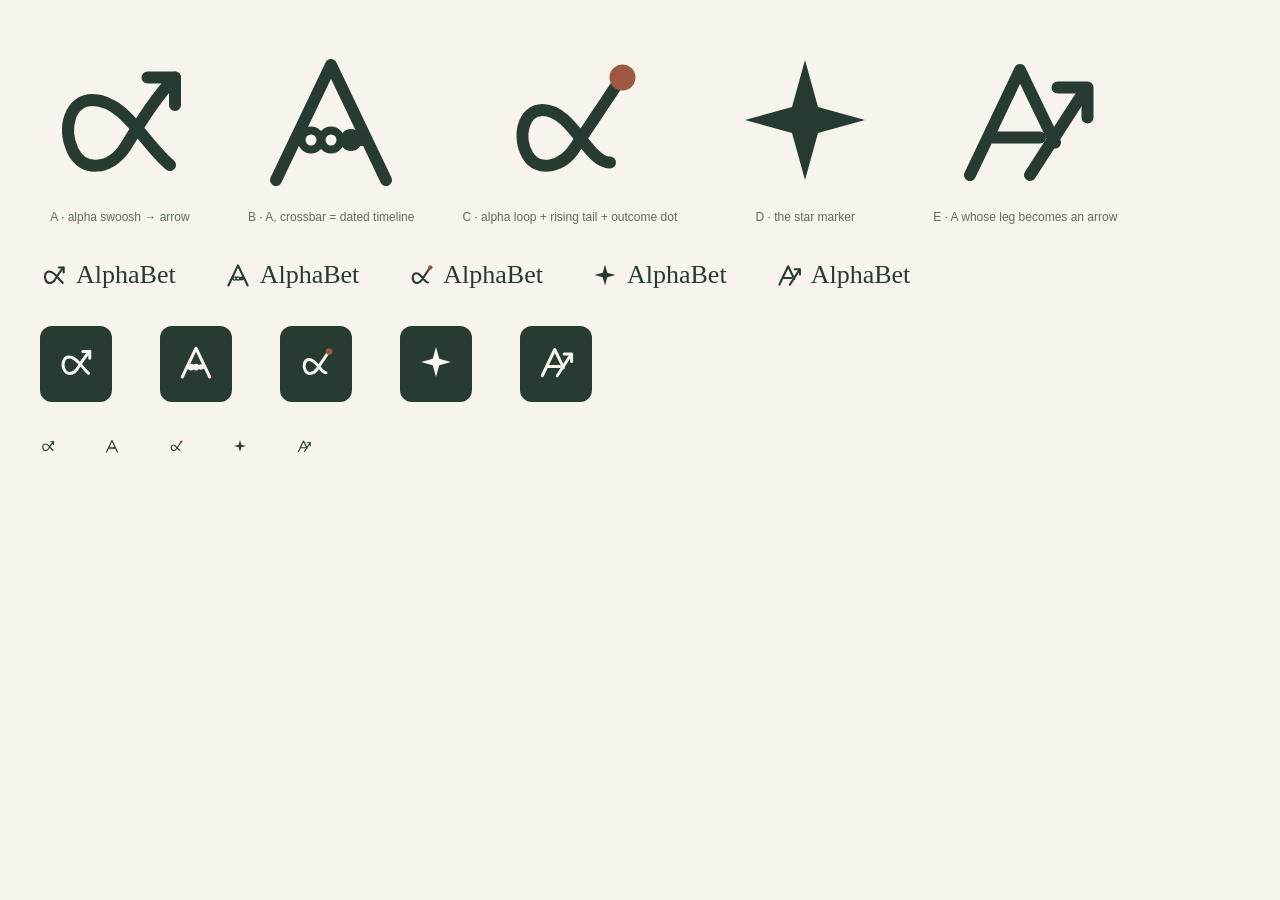
<file: assets/logo/sheet.html>
<!doctype html><html><head><meta charset="utf-8"><style>
body{margin:0;background:#f6f4ed;font-family:"Helvetica Neue",Arial,sans-serif;color:#273b31;padding:40px}
.row{display:flex;gap:48px;align-items:flex-end;margin-bottom:36px}
.cell{display:flex;flex-direction:column;align-items:center;gap:10px}
.lbl{font-size:12px;color:#616b5d}
.dark{background:#273b31;padding:16px;border-radius:12px}
.word{display:flex;align-items:center;gap:8px;font-family:"Iowan Old Style",Palatino,serif;font-size:26px}
</style></head><body>
<!-- A: alpha swoosh with arrow -->
<svg width="0" height="0" style="position:absolute"><defs>
<symbol id="A" viewBox="0 0 32 32"><path d="M26 25 C21 21 17 12 10.5 12 C6 12 4.5 17.5 6.5 22 C8.5 26.5 14 26 17 21.5 C19.5 17.5 23 11.5 27 7.5" fill="none" stroke="currentColor" stroke-width="2.4" stroke-linecap="round" stroke-linejoin="round"/><path d="M21.5 7.5 H27 V13" fill="none" stroke="currentColor" stroke-width="2.4" stroke-linecap="round" stroke-linejoin="round"/></symbol>
<!-- B: A whose crossbar is a timeline with three date dots and a star apex -->
<symbol id="B" viewBox="0 0 32 32"><path d="M5 28 L16 5 L27 28" fill="none" stroke="currentColor" stroke-width="2.4" stroke-linecap="round" stroke-linejoin="round"/><path d="M9.5 20 H22.5" fill="none" stroke="currentColor" stroke-width="2.4" stroke-linecap="round"/><circle cx="12" cy="20" r="1.9" fill="#f6f4ed" stroke="currentColor" stroke-width="1.6"/><circle cx="16" cy="20" r="1.9" fill="#f6f4ed" stroke="currentColor" stroke-width="1.6"/><circle cx="20" cy="20" r="2.2" fill="currentColor"/></symbol>
<!-- C: alpha as a loop with a straight rising tail and a terracotta dot (the outcome) -->
<symbol id="C" viewBox="0 0 32 32"><path d="M24 24.5 C19.5 24.5 16.5 14 10.5 14 C6.5 14 5.5 19.5 7.5 23 C9.5 26.5 14.5 25.5 17 21.5 L26 8" fill="none" stroke="currentColor" stroke-width="2.4" stroke-linecap="round" stroke-linejoin="round"/><circle cx="26.5" cy="7.5" r="2.6" fill="#9d593f"/></symbol>
<!-- D: four-point star over a baseline (the AlphaBet marker) -->
<symbol id="D" viewBox="0 0 32 32"><path d="M16 4 L18.6 13.4 L28 16 L18.6 18.6 L16 28 L13.4 18.6 L4 16 L13.4 13.4 Z" fill="currentColor"/></symbol>
<!-- E: A with the right leg continuing up into an arrow -->
<symbol id="E" viewBox="0 0 32 32"><path d="M5 27 L15 6 L22 20.5" fill="none" stroke="currentColor" stroke-width="2.4" stroke-linecap="round" stroke-linejoin="round"/><path d="M9 19.5 H19" fill="none" stroke="currentColor" stroke-width="2.4" stroke-linecap="round"/><path d="M17 27 L28 10" fill="none" stroke="currentColor" stroke-width="2.4" stroke-linecap="round"/><path d="M22.5 9.5 H28.5 V15.5" fill="none" stroke="currentColor" stroke-width="2.4" stroke-linecap="round" stroke-linejoin="round"/></symbol>
</defs></svg>
<div class="row">
 <div class="cell"><svg width="160" height="160"><use href="#A"/></svg><span class="lbl">A · alpha swoosh → arrow</span></div>
 <div class="cell"><svg width="160" height="160"><use href="#B"/></svg><span class="lbl">B · A, crossbar = dated timeline</span></div>
 <div class="cell"><svg width="160" height="160"><use href="#C"/></svg><span class="lbl">C · alpha loop + rising tail + outcome dot</span></div>
 <div class="cell"><svg width="160" height="160"><use href="#D"/></svg><span class="lbl">D · the star marker</span></div>
 <div class="cell"><svg width="160" height="160"><use href="#E"/></svg><span class="lbl">E · A whose leg becomes an arrow</span></div>
</div>
<div class="row">
 <div class="word"><svg width="28" height="28"><use href="#A"/></svg>AlphaBet</div>
 <div class="word"><svg width="28" height="28"><use href="#B"/></svg>AlphaBet</div>
 <div class="word"><svg width="28" height="28"><use href="#C"/></svg>AlphaBet</div>
 <div class="word"><svg width="28" height="28"><use href="#D"/></svg>AlphaBet</div>
 <div class="word"><svg width="28" height="28"><use href="#E"/></svg>AlphaBet</div>
</div>
<div class="row">
 <div class="dark"><svg width="40" height="40" style="color:#f6f4ed"><use href="#A"/></svg></div>
 <div class="dark"><svg width="40" height="40" style="color:#f6f4ed"><use href="#B"/></svg></div>
 <div class="dark"><svg width="40" height="40" style="color:#f6f4ed"><use href="#C"/></svg></div>
 <div class="dark"><svg width="40" height="40" style="color:#f6f4ed"><use href="#D"/></svg></div>
 <div class="dark"><svg width="40" height="40" style="color:#f6f4ed"><use href="#E"/></svg></div>
</div>
<div class="row">
 <svg width="16" height="16"><use href="#A"/></svg><svg width="16" height="16"><use href="#B"/></svg><svg width="16" height="16"><use href="#C"/></svg><svg width="16" height="16"><use href="#D"/></svg><svg width="16" height="16"><use href="#E"/></svg>
</div>
</body></html>
</file>
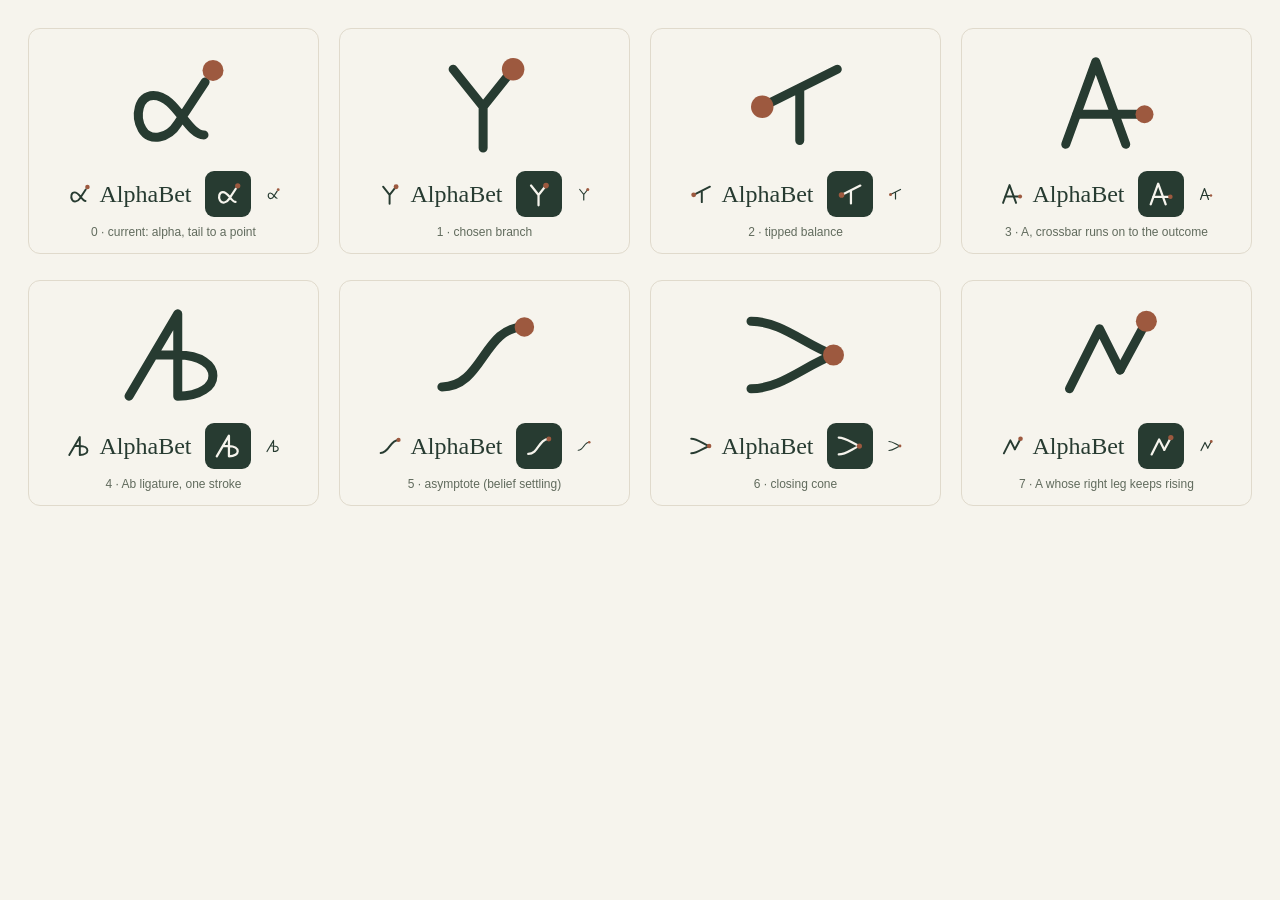
<file: assets/logo/sheet2.html>
<!doctype html><html><head><meta charset="utf-8"><style>
body{margin:0;background:#f6f4ed;font-family:"Helvetica Neue",Arial,sans-serif;color:#273b31;padding:28px}
.grid{display:grid;grid-template-columns:repeat(4,1fr);gap:26px 20px}
.c{display:flex;flex-direction:column;align-items:center;gap:8px;padding:14px 8px;border:1px solid #e0dacc;border-radius:12px}
.lbl{font-size:12px;color:#616b5d;text-align:center}
.row{display:flex;align-items:center;gap:14px}
.word{display:flex;align-items:center;gap:8px;font-family:"Iowan Old Style",Palatino,serif;font-size:24px}
.dark{background:#273b31;padding:8px;border-radius:9px;color:#f6f4ed;display:flex}
</style></head><body>
<svg width="0" height="0" style="position:absolute"><defs>
<symbol id="cur" viewBox="0 0 32 32"><path d="M24 24.5 C19.5 24.5 16.5 14 10.5 14 C6.5 14 5.5 19.5 7.5 23 C9.5 26.5 14.5 25.5 17 21.5 L24.3 10.4" fill="none" stroke="currentColor" stroke-width="2.4" stroke-linecap="round" stroke-linejoin="round"/><circle cx="26.4" cy="7.3" r="2.8" fill="#9d593f"/></symbol>
<symbol id="s1" viewBox="0 0 32 32"><path d="M15.5 28V17L7.5 7M15.5 17L23.5 7" fill="none" stroke="currentColor" stroke-width="2.4" stroke-linecap="round" stroke-linejoin="round"/><circle cx="23.5" cy="7" r="3" fill="#9d593f"/></symbol>
<symbol id="s2" viewBox="0 0 32 32"><path d="M17 26V12M7 17L27 7" fill="none" stroke="currentColor" stroke-width="2.4" stroke-linecap="round" stroke-linejoin="round"/><circle cx="7" cy="17" r="3" fill="#9d593f"/></symbol>
<symbol id="s3" viewBox="0 0 32 32"><path d="M5 27 L13 5 L21 27" fill="none" stroke="currentColor" stroke-width="2.4" stroke-linecap="round" stroke-linejoin="round"/><path d="M8 19 H24.5" fill="none" stroke="currentColor" stroke-width="2.4" stroke-linecap="round"/><circle cx="26" cy="19" r="2.4" fill="#9d593f"/></symbol>
<symbol id="s4" viewBox="0 0 32 32"><path d="M4 27 L17 5 L17 27 C29.5 27 29.5 16 17 16 L10.5 16" fill="none" stroke="currentColor" stroke-width="2.4" stroke-linecap="round" stroke-linejoin="round"/></symbol>
<symbol id="s5" viewBox="0 0 32 32"><path d="M4.5 24.5C15.5 24.5 15.5 8.5 26.5 8.5" fill="none" stroke="currentColor" stroke-width="2.4" stroke-linecap="round" stroke-linejoin="round"/><circle cx="26.5" cy="8.5" r="2.6" fill="#9d593f"/></symbol>
<symbol id="s6" viewBox="0 0 32 32"><path d="M4 7C12 7 18.5 13.3 26 16M4 25C12 25 18.5 18.7 26 16" fill="none" stroke="currentColor" stroke-width="2.4" stroke-linecap="round" stroke-linejoin="round"/><circle cx="26" cy="16" r="2.8" fill="#9d593f"/></symbol>
<!-- my extra variants -->
<symbol id="m1" viewBox="0 0 32 32"><path d="M24 24.5 C19.5 24.5 16.5 14 10.5 14 C6.5 14 5.5 19.5 7.5 23 C9.5 26.5 14.5 25.5 17 21.5 L23.6 11.4" fill="none" stroke="currentColor" stroke-width="2.4" stroke-linecap="round" stroke-linejoin="round"/><circle cx="26" cy="7.8" r="3.2" fill="none" stroke="#9d593f" stroke-width="2.2"/></symbol>
<symbol id="m2" viewBox="0 0 32 32"><path d="M6 25 L14 9 L19.5 20" fill="none" stroke="currentColor" stroke-width="2.4" stroke-linecap="round" stroke-linejoin="round"/><path d="M19.5 20 L26 8" fill="none" stroke="currentColor" stroke-width="2.4" stroke-linecap="round"/><circle cx="26.5" cy="7" r="2.8" fill="#9d593f"/></symbol>
</defs></svg>
<div class="grid">
<!-- cells -->
<div class="c"><svg width="120" height="120"><use href="#cur"/></svg><div class="row"><div class="word"><svg width="26" height="26"><use href="#cur"/></svg>AlphaBet</div><div class="dark"><svg width="30" height="30"><use href="#cur"/></svg></div><svg width="16" height="16"><use href="#cur"/></svg></div><span class="lbl">0 · current: alpha, tail to a point</span></div>
<div class="c"><svg width="120" height="120"><use href="#s1"/></svg><div class="row"><div class="word"><svg width="26" height="26"><use href="#s1"/></svg>AlphaBet</div><div class="dark"><svg width="30" height="30"><use href="#s1"/></svg></div><svg width="16" height="16"><use href="#s1"/></svg></div><span class="lbl">1 · chosen branch</span></div>
<div class="c"><svg width="120" height="120"><use href="#s2"/></svg><div class="row"><div class="word"><svg width="26" height="26"><use href="#s2"/></svg>AlphaBet</div><div class="dark"><svg width="30" height="30"><use href="#s2"/></svg></div><svg width="16" height="16"><use href="#s2"/></svg></div><span class="lbl">2 · tipped balance</span></div>
<div class="c"><svg width="120" height="120"><use href="#s3"/></svg><div class="row"><div class="word"><svg width="26" height="26"><use href="#s3"/></svg>AlphaBet</div><div class="dark"><svg width="30" height="30"><use href="#s3"/></svg></div><svg width="16" height="16"><use href="#s3"/></svg></div><span class="lbl">3 · A, crossbar runs on to the outcome</span></div>
<div class="c"><svg width="120" height="120"><use href="#s4"/></svg><div class="row"><div class="word"><svg width="26" height="26"><use href="#s4"/></svg>AlphaBet</div><div class="dark"><svg width="30" height="30"><use href="#s4"/></svg></div><svg width="16" height="16"><use href="#s4"/></svg></div><span class="lbl">4 · Ab ligature, one stroke</span></div>
<div class="c"><svg width="120" height="120"><use href="#s5"/></svg><div class="row"><div class="word"><svg width="26" height="26"><use href="#s5"/></svg>AlphaBet</div><div class="dark"><svg width="30" height="30"><use href="#s5"/></svg></div><svg width="16" height="16"><use href="#s5"/></svg></div><span class="lbl">5 · asymptote (belief settling)</span></div>
<div class="c"><svg width="120" height="120"><use href="#s6"/></svg><div class="row"><div class="word"><svg width="26" height="26"><use href="#s6"/></svg>AlphaBet</div><div class="dark"><svg width="30" height="30"><use href="#s6"/></svg></div><svg width="16" height="16"><use href="#s6"/></svg></div><span class="lbl">6 · closing cone</span></div>
<div class="c"><svg width="120" height="120"><use href="#m2"/></svg><div class="row"><div class="word"><svg width="26" height="26"><use href="#m2"/></svg>AlphaBet</div><div class="dark"><svg width="30" height="30"><use href="#m2"/></svg></div><svg width="16" height="16"><use href="#m2"/></svg></div><span class="lbl">7 · A whose right leg keeps rising</span></div>
</div>
</body></html>
</file>
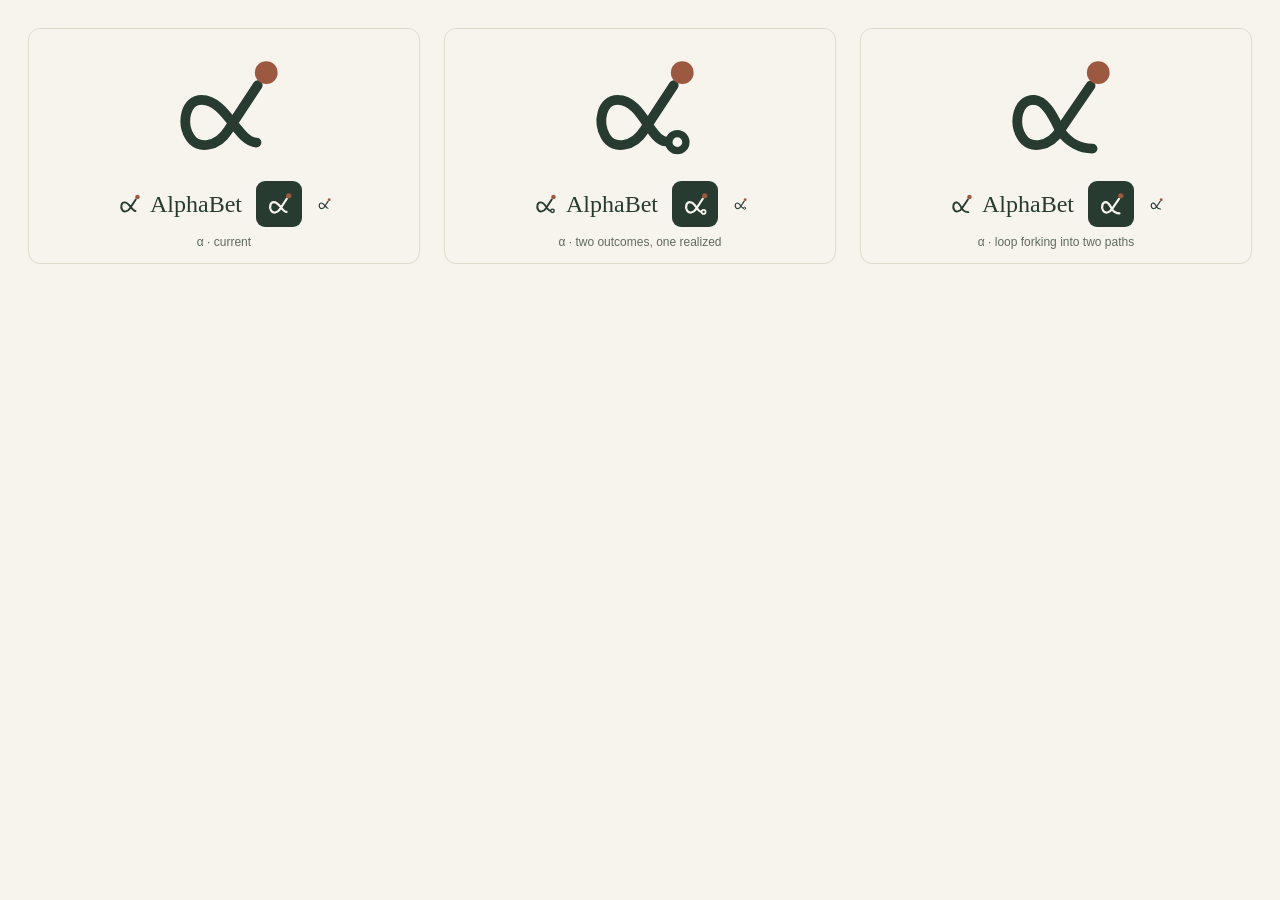
<file: assets/logo/sheet3.html>
<!doctype html><html><head><meta charset="utf-8"><style>body{margin:0;background:#f6f4ed;padding:28px;font-family:"Helvetica Neue",Arial,sans-serif;color:#273b31}.grid{display:grid;grid-template-columns:repeat(3,1fr);gap:24px}.c{display:flex;flex-direction:column;align-items:center;gap:8px;padding:14px;border:1px solid #e0dacc;border-radius:12px}.lbl{font-size:12px;color:#616b5d;text-align:center}.row{display:flex;align-items:center;gap:14px}.word{display:flex;align-items:center;gap:8px;font-family:"Iowan Old Style",Palatino,serif;font-size:24px}.dark{background:#273b31;padding:8px;border-radius:9px;color:#f6f4ed;display:flex}</style></head><body>
<svg width="0" height="0" style="position:absolute"><defs>
<symbol id="a0" viewBox="0 0 32 32"><path d="M24 24.5 C19.5 24.5 16.5 14 10.5 14 C6.5 14 5.5 19.5 7.5 23 C9.5 26.5 14.5 25.5 17 21.5 L24.3 10.4" fill="none" stroke="currentColor" stroke-width="2.4" stroke-linecap="round" stroke-linejoin="round"/><circle cx="26.4" cy="7.3" r="2.8" fill="#9d593f"/></symbol>
<!-- two outcomes: the lower tail ends in a hollow ring (not realized), the upper in the filled point (realized) -->
<symbol id="a1" viewBox="0 0 32 32"><path d="M22.2 24.2 C18.5 24 16.5 14 10.5 14 C6.5 14 5.5 19.5 7.5 23 C9.5 26.5 14.5 25.5 17 21.5 L24.3 10.4" fill="none" stroke="currentColor" stroke-width="2.4" stroke-linecap="round" stroke-linejoin="round"/><circle cx="25.2" cy="24.4" r="2.1" fill="none" stroke="currentColor" stroke-width="1.8"/><circle cx="26.4" cy="7.3" r="2.8" fill="#9d593f"/></symbol>
<!-- the branch, but grown out of the alpha's loop: loop + two tails, dot on the chosen one -->
<symbol id="a2" viewBox="0 0 32 32"><path d="M10.5 14 C6.5 14 5.5 19.5 7.5 23 C9.5 26.5 14.5 25.5 17 21.5 L24.5 10.5 M17 21.5 C19 24.5 22 26 25 26" fill="none" stroke="currentColor" stroke-width="2.4" stroke-linecap="round" stroke-linejoin="round"/><path d="M10.5 14 C13.5 14 15.5 18.5 17 21.5" fill="none" stroke="currentColor" stroke-width="2.4" stroke-linecap="round"/><circle cx="26.4" cy="7.3" r="2.8" fill="#9d593f"/></symbol>
</defs></svg>
<div class="grid">
<div class="c"><svg width="130" height="130"><use href="#a0"/></svg><div class="row"><div class="word"><svg width="26" height="26"><use href="#a0"/></svg>AlphaBet</div><div class="dark"><svg width="30" height="30"><use href="#a0"/></svg></div><svg width="16" height="16"><use href="#a0"/></svg></div><span class="lbl">α · current</span></div>
<div class="c"><svg width="130" height="130"><use href="#a1"/></svg><div class="row"><div class="word"><svg width="26" height="26"><use href="#a1"/></svg>AlphaBet</div><div class="dark"><svg width="30" height="30"><use href="#a1"/></svg></div><svg width="16" height="16"><use href="#a1"/></svg></div><span class="lbl">α · two outcomes, one realized</span></div>
<div class="c"><svg width="130" height="130"><use href="#a2"/></svg><div class="row"><div class="word"><svg width="26" height="26"><use href="#a2"/></svg>AlphaBet</div><div class="dark"><svg width="30" height="30"><use href="#a2"/></svg></div><svg width="16" height="16"><use href="#a2"/></svg></div><span class="lbl">α · loop forking into two paths</span></div>
</div></body></html>
</file>
